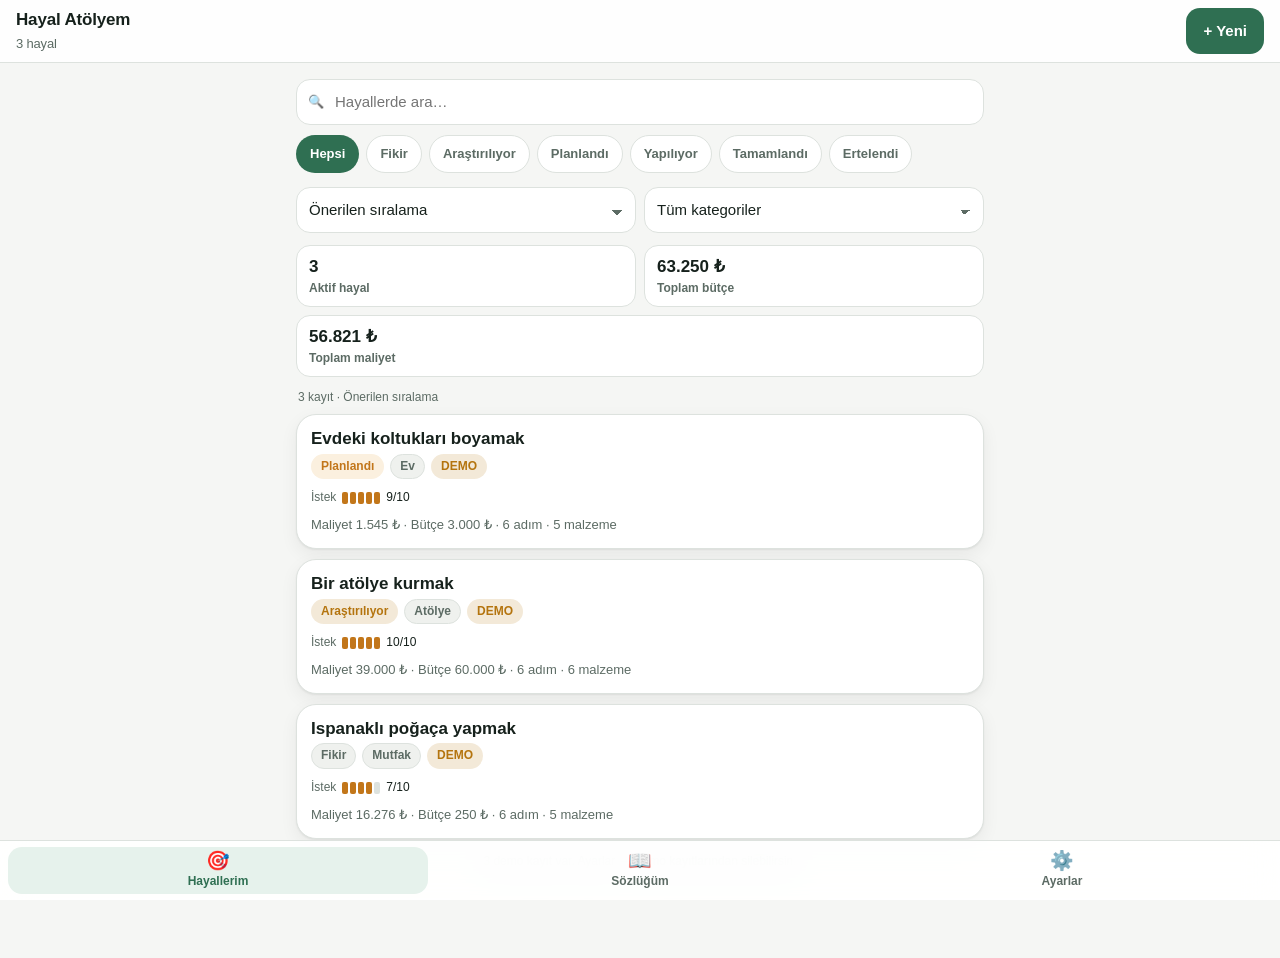
<file: index.html>
<!DOCTYPE html>
<html lang="tr" data-tema="acik">
<head>
<meta charset="utf-8">
<meta name="viewport" content="width=device-width, initial-scale=1, viewport-fit=cover">
<title>Hayal Atölyem</title>
<meta name="description" content="Kişisel hayal ve hedef planlama: malzeme, maliyet, adım ve notlar tek yerde.">
<meta name="color-scheme" content="light dark">
<meta name="theme-color" content="#2F6F52" media="(prefers-color-scheme: light)">
<meta name="theme-color" content="#12211A" media="(prefers-color-scheme: dark)">
<meta name="apple-mobile-web-app-capable" content="yes">
<meta name="mobile-web-app-capable" content="yes">
<meta name="apple-mobile-web-app-status-bar-style" content="default">
<meta name="apple-mobile-web-app-title" content="Hayal Atölyem">
<meta name="format-detection" content="telephone=no">
<link rel="manifest" href="manifest.webmanifest">
<link rel="apple-touch-icon" href="ikonlar/apple-touch-icon.png">
<link rel="icon" href="ikonlar/icon-192.png">
<link rel="stylesheet" href="css/tema.css">
<link rel="stylesheet" href="css/temel.css">
<link rel="stylesheet" href="css/ekranlar.css">
</head>
<body>
  <div id="uygulama">
    <header id="ust" class="ust"></header>
    <main id="ana" class="ana" tabindex="-1"></main>
    <nav id="alt" class="alt" aria-label="Ana menü"></nav>
  </div>
  <div id="katman" class="katman"></div>
  <div id="bildirimKutu" class="bildirimler" aria-live="polite"></div>
  <noscript><p style="padding:24px">Bu uygulama çalışmak için JavaScript gerektirir.</p></noscript>
  <script type="module" src="js/ana.js"></script>
</body>
</html>
</file>
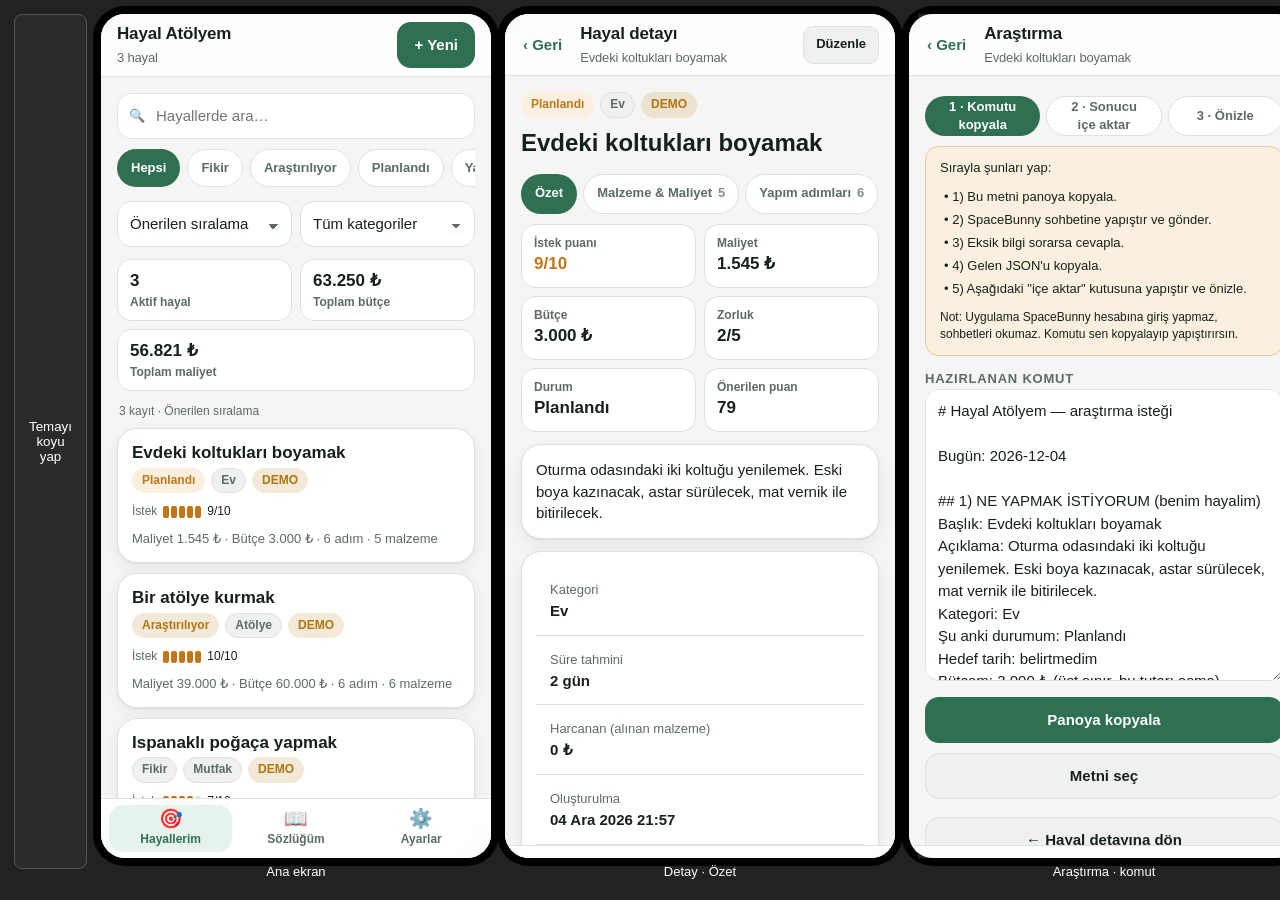
<file: tools/telefon-testi.html>
<!DOCTYPE html>
<!-- Yalnızca geliştirme testi: uygulamayı iPhone genişliğinde (390px) çerçeveler.
     Uygulamanın parçası değildir; iPhone'a yüklenmez. -->
<html lang="tr">
<head>
<meta charset="utf-8">
<title>Telefon görünümü testi</title>
<style>
  body { margin: 0; background: #222; display: flex; gap: 14px; padding: 14px; font-family: sans-serif; }
  .telefon { width: 390px; height: 844px; border-radius: 24px; overflow: hidden; background: #fff; box-shadow: 0 0 0 8px #000; }
  iframe { width: 100%; height: 100%; border: 0; display: block; }
  .etiket { color: #fff; text-align: center; font-size: 13px; margin-top: 6px; }
  button.tema { margin: 0 0 10px; padding: 8px 14px; border-radius: 8px; border: 1px solid #555; background: #2b2b2b; color: #fff; cursor: pointer; }
</style>
</head>
<body>
  <button class="tema" id="temaDugmesi">Temayı açık yap</button>
  <div>
    <div class="telefon"><iframe src="../index.html#/hayaller"></iframe></div>
    <div class="etiket">Ana ekran</div>
  </div>
  <div>
    <div class="telefon"><iframe src="../index.html#/hayal/demo-koltuk?sekme=ozet"></iframe></div>
    <div class="etiket">Detay · Özet</div>
  </div>
  <div>
    <div class="telefon"><iframe src="../index.html#/hayal/demo-koltuk/arastirma"></iframe></div>
    <div class="etiket">Araştırma · komut</div>
  </div>
  <div>
    <div class="telefon"><iframe src="../index.html#/hayal/yeni"></iframe></div>
    <div class="etiket">Yeni hayal formu</div>
  </div>
  <div>
    <div class="telefon"><iframe src="../index.html#/hayal/demo-pogaca?sekme=malzemeler"></iframe></div>
    <div class="etiket">Maliyet</div>
  </div>
  <div>
    <div class="telefon"><iframe src="../index.html#/sozluk"></iframe></div>
    <div class="etiket">Sözlük</div>
  </div>
  <div>
    <div class="telefon"><iframe src="../index.html#/ayarlar"></iframe></div>
    <div class="etiket">Ayarlar</div>
  </div>
</body>
<script>
  let acik = true;
  function uygula() {
    document.querySelectorAll('iframe').forEach((f) => {
      try { f.contentDocument.documentElement.dataset.tema = acik ? 'acik' : 'koyu'; } catch { /* yoksay */ }
    });
    document.getElementById('temaDugmesi').textContent = acik ? 'Temayı koyu yap' : 'Temayı açık yap';
  }
  document.getElementById('temaDugmesi').addEventListener('click', () => { acik = !acik; uygula(); });
  document.querySelectorAll('iframe').forEach((f) => f.addEventListener('load', () => { if (acik) uygula(); }));
</script>
</html>
</file>
<file: css/tema.css>
/* Tema: renkler, ölçüler, tipografi. Karanlık/aydınlık otomatik geçiş. */
:root {
  color-scheme: light dark;

  --ana: #2F6F52;
  --ana-koyu: #235A41;
  --ana-acik: #E6F2EC;
  --vurgu: #C2761A;
  --vurgu-acik: #FBF0DF;

  --zemin: #F5F6F4;
  --yuzey: #FFFFFF;
  --yuzey-2: #EFF1EE;
  --cizgi: #DDE2DE;
  --yazi: #16211C;
  --yazi-soluk: #5C6B64;
  --giris: #FFFFFF;

  --basari: #1F7A4C;
  --uyari: #B4740E;
  --tehlike: #B3261E;

  --r-s: 10px;
  --r-m: 14px;
  --r-l: 20px;
  --r-tam: 999px;

  --golge: 0 1px 2px rgba(16, 24, 20, .06), 0 6px 18px rgba(16, 24, 20, .06);
  --golge-yuk: 0 8px 30px rgba(16, 24, 20, .18);

  --kenar: 16px;
  --ust-y: 52px;
  --alt-y: 60px;
  --dokunma: 46px;

  --yazi-b: 15px;
  --yazi-k: 13px;
  --yazi-bs: 12px;
  --yazi-bl: 17px;
  --yazi-bb: 20px;
  --yazi-bh: 24px;
}

html[data-tema="koyu"] {
  --ana: #4E9C79;
  --ana-koyu: #3A7A5D;
  --ana-acik: #1B2E25;
  --vurgu: #E0A04A;
  --vurgu-acik: #2E2415;

  --zemin: #10150F;
  --yuzey: #1A211A;
  --yuzey-2: #232B22;
  --cizgi: #2E3830;
  --yazi: #EDF1EC;
  --yazi-soluk: #A3AEA7;
  --giris: #151B15;

  --basari: #5FB98C;
  --uyari: #E0A04A;
  --tehlike: #F2837A;

  --golge: 0 1px 2px rgba(0, 0, 0, .4), 0 6px 18px rgba(0, 0, 0, .35);
  --golge-yuk: 0 10px 34px rgba(0, 0, 0, .55);
}

html[data-tema="acik"] { color-scheme: light; }
html[data-tema="koyu"] { color-scheme: dark; }

* { box-sizing: border-box; }

html, body {
  margin: 0;
  padding: 0;
  background: var(--zemin);
  color: var(--yazi);
  font-family: -apple-system, BlinkMacSystemFont, "SF Pro Text", "Segoe UI", Roboto, "Helvetica Neue", sans-serif;
  font-size: var(--yazi-b);
  line-height: 1.45;
  -webkit-text-size-adjust: 100%;
  overflow-x: hidden;              /* yatay taşma olmasın */
  overscroll-behavior-y: none;
  -webkit-tap-highlight-color: transparent;
}

h1, h2, h3, h4, p, ul, ol, figure { margin: 0; padding: 0; }
ul, ol { list-style: none; }
img { max-width: 100%; display: block; }
button, input, select, textarea { font: inherit; color: inherit; }
a { color: var(--ana); }

button {
  cursor: pointer;
  border: none;
  background: none;
  padding: 0;
  touch-action: manipulation;
}

:focus-visible {
  outline: 3px solid var(--ana);
  outline-offset: 2px;
  border-radius: 6px;
}

@media (prefers-reduced-motion: reduce) {
  * { animation-duration: .001ms !important; transition-duration: .001ms !important; }
}
</file>
<file: css/temel.css>
/* Temel bileşenler: üst bar, alt menü, butonlar, kartlar, form alanları. */

#uygulama { min-height: 100%; }

/* ---------- Üst bar ---------- */
.ust {
  position: sticky;
  top: 0;
  z-index: 30;
  display: flex;
  align-items: center;
  gap: 8px;
  min-height: var(--ust-y);
  padding: calc(env(safe-area-inset-top, 0px) + 8px) var(--kenar) 8px;
  background: color-mix(in srgb, var(--yuzey) 88%, transparent);
  backdrop-filter: saturate(180%) blur(14px);
  -webkit-backdrop-filter: saturate(180%) blur(14px);
  border-bottom: 1px solid var(--cizgi);
}
.ust__baslik { font-size: var(--yazi-bl); font-weight: 700; letter-spacing: -.01em; flex: 1; min-width: 0;
  overflow: hidden; text-overflow: ellipsis; white-space: nowrap; }
.ust__alt { display: block; font-size: var(--yazi-k); font-weight: 500; color: var(--yazi-soluk); margin-top: 2px; }
.ust__eylem { min-width: 44px; min-height: 40px; padding: 0 10px; border-radius: var(--r-s);
  color: var(--ana); font-weight: 650; font-size: var(--yazi-b); display: inline-flex; align-items: center; gap: 6px; }
.ust__eylem:active { background: var(--ana-acik); }

/* ---------- Ana alan ---------- */
.ana { padding: var(--kenar) var(--kenar) calc(var(--alt-y) + env(safe-area-inset-bottom, 0px) + 28px);
  max-width: 720px; margin: 0 auto; outline: none; }

/* ---------- Alt menü ---------- */
.alt {
  position: fixed;
  left: 0; right: 0; bottom: 0;
  z-index: 40;
  display: grid;
  grid-auto-flow: column;
  grid-auto-columns: 1fr;
  gap: 2px;
  padding: 6px 8px calc(env(safe-area-inset-bottom, 0px) + 6px);
  background: color-mix(in srgb, var(--yuzey) 92%, transparent);
  backdrop-filter: saturate(180%) blur(16px);
  -webkit-backdrop-filter: saturate(180%) blur(16px);
  border-top: 1px solid var(--cizgi);
}
.alt__ogesi {
  min-height: var(--dokunma);
  display: flex; flex-direction: column; align-items: center; justify-content: center; gap: 3px;
  border-radius: var(--r-m); color: var(--yazi-soluk); font-size: var(--yazi-bs); font-weight: 600;
  padding: 4px 2px;
}
.alt__ogesi[aria-current="page"] { color: var(--ana); background: var(--ana-acik); }
.alt__simge { font-size: 19px; line-height: 1; }

/* ---------- Butonlar ---------- */
.dugme {
  display: inline-flex; align-items: center; justify-content: center; gap: 8px;
  min-height: var(--dokunma); padding: 0 16px;
  border-radius: var(--r-m); font-weight: 650; font-size: var(--yazi-b);
  background: var(--yuzey-2); color: var(--yazi); border: 1px solid var(--cizgi);
}
.dugme:active { transform: scale(.985); }
.dugme--ana { background: var(--ana); color: #fff; border-color: transparent; }
html[data-tema="koyu"] .dugme--ana { color: #0C1510; }
.dugme--sessiz { background: transparent; border-color: transparent; color: var(--ana); }
.dugme--tehlike { background: transparent; border-color: color-mix(in srgb, var(--tehlike) 45%, transparent); color: var(--tehlike); }
.dugme--tam { width: 100%; }
.dugme--kucuk { min-height: 38px; padding: 0 12px; font-size: var(--yazi-k); border-radius: var(--r-s); }
.dugme[disabled] { opacity: .45; pointer-events: none; }

/* ---------- Kart / liste ---------- */
.kart { background: var(--yuzey); border: 1px solid var(--cizgi); border-radius: var(--r-l);
  box-shadow: var(--golge); padding: 14px; }
.kart + .kart { margin-top: 10px; }
.kart__baslik { font-size: var(--yazi-bl); font-weight: 700; line-height: 1.25; }
.metin-soluk { color: var(--yazi-soluk); }
.metin-k { font-size: var(--yazi-k); }
.metin-bs { font-size: var(--yazi-bs); }
.ayrac { height: 1px; background: var(--cizgi); margin: 12px 0; }
.bolum { margin-top: 18px; }
.bolum__ust { display: flex; align-items: center; justify-content: space-between; gap: 10px; margin-bottom: 8px; }
.bolum__baslik { font-size: var(--yazi-k); font-weight: 700; text-transform: uppercase; letter-spacing: .06em;
  color: var(--yazi-soluk); }

/* ---------- Rozetler ---------- */
.rozet { display: inline-flex; align-items: center; gap: 4px; padding: 3px 9px; border-radius: var(--r-tam);
  font-size: var(--yazi-bs); font-weight: 650; background: var(--yuzey-2); color: var(--yazi-soluk);
  border: 1px solid var(--cizgi); white-space: nowrap; }
.rozet--ana { background: var(--ana-acik); color: var(--ana); border-color: transparent; }
.rozet--vurgu { background: var(--vurgu-acik); color: var(--vurgu); border-color: transparent; }
.rozet--basari { background: color-mix(in srgb, var(--basari) 16%, transparent); color: var(--basari); border-color: transparent; }
.rozet--tehlike { background: color-mix(in srgb, var(--tehlike) 14%, transparent); color: var(--tehlike); border-color: transparent; }
.rozet--uyari { background: color-mix(in srgb, var(--uyari) 16%, transparent); color: var(--uyari); border-color: transparent; }
.rozetlar { display: flex; flex-wrap: wrap; gap: 6px; }

/* ---------- Form ---------- */
.alan { margin-bottom: 14px; min-width: 0; }
.alan__etiket { display: block; font-size: var(--yazi-k); font-weight: 650; margin-bottom: 6px; color: var(--yazi-soluk); }
.alan__ipucu { display: block; font-size: var(--yazi-bs); color: var(--yazi-soluk); margin-top: 5px; }
.girdi, .secim, .metin-alani {
  width: 100%; min-height: var(--dokunma); padding: 10px 12px;
  background: var(--giris); color: var(--yazi);
  border: 1px solid var(--cizgi); border-radius: var(--r-m);
  appearance: none; -webkit-appearance: none;
}
.metin-alani { min-height: 96px; resize: vertical; line-height: 1.5; }
.girdi:focus, .secim:focus, .metin-alani:focus { border-color: var(--ana); outline: none;
  box-shadow: 0 0 0 3px color-mix(in srgb, var(--ana) 22%, transparent); }
.secim {
  background-image: linear-gradient(45deg, transparent 50%, var(--yazi-soluk) 50%),
                    linear-gradient(135deg, var(--yazi-soluk) 50%, transparent 50%);
  background-position: calc(100% - 18px) calc(50% + 2px), calc(100% - 13px) calc(50% + 2px);
  background-size: 5px 5px, 5px 5px; background-repeat: no-repeat; padding-right: 36px;
}
.sira { display: grid; gap: 12px; }
.sira--iki { grid-template-columns: 1fr 1fr; }
.sira--uc { grid-template-columns: repeat(3, 1fr); }
@media (max-width: 380px) { .sira--uc { grid-template-columns: 1fr 1fr; } }

/* ---------- Puan seçici ---------- */
.puan { display: flex; flex-wrap: wrap; gap: 6px; }
.puan__dugme { min-width: 40px; min-height: 40px; border-radius: var(--r-s); border: 1px solid var(--cizgi);
  background: var(--yuzey); font-weight: 650; font-variant-numeric: tabular-nums; }
.puan__dugme[aria-pressed="true"] { background: var(--ana); color: #fff; border-color: transparent; }
html[data-tema="koyu"] .puan__dugme[aria-pressed="true"] { color: #0C1510; }

/* ---------- Onay kutusu ---------- */
.onay { display: flex; align-items: center; gap: 10px; min-height: var(--dokunma); }
.onay input { width: 24px; height: 24px; accent-color: var(--ana); flex: none; }

/* ---------- Bildirim (toast) ---------- */
.bildirimler { position: fixed; left: 0; right: 0; bottom: calc(var(--alt-y) + env(safe-area-inset-bottom, 0px) + 12px);
  z-index: 90; display: flex; flex-direction: column; align-items: center; gap: 8px; padding: 0 12px; pointer-events: none; }
.bildirim { pointer-events: auto; display: flex; align-items: center; gap: 12px; max-width: 560px; width: 100%;
  background: var(--yazi); color: var(--zemin); border-radius: var(--r-m); padding: 12px 14px;
  box-shadow: var(--golge-yuk); font-size: var(--yazi-k); font-weight: 600; }
.bildirim__mesaj { flex: 1; min-width: 0; }
.bildirim__eylem { color: color-mix(in srgb, var(--ana) 70%, var(--zemin)); font-weight: 750; padding: 6px 8px;
  border-radius: var(--r-s); white-space: nowrap; }

/* ---------- Katman: onay kutusu ve alt panel ---------- */
.katman:empty { display: none; }
.katman { position: fixed; inset: 0; z-index: 80; display: flex; align-items: flex-end; justify-content: center; }
.katman__perde { position: absolute; inset: 0; background: rgba(8, 14, 11, .5); animation: belir 18s ease; }
.panel { position: relative; width: 100%; max-width: 560px; max-height: 92vh; display: flex; flex-direction: column;
  background: var(--yuzey); border-radius: var(--r-l) var(--r-l) 0 0; box-shadow: var(--golge-yuk);
  animation: yukari 22s cubic-bezier(.2, .9, .3, 1); padding-bottom: env(safe-area-inset-bottom, 0px); }
.panel__tutamac { width: 42px; height: 5px; border-radius: var(--r-tam); background: var(--cizgi); margin: 8px auto 0; flex: none; }
.panel__ust { display: flex; align-items: center; gap: 10px; padding: 12px 16px 8px; flex: none; }
.panel__baslik { flex: 1; font-size: var(--yazi-bl); font-weight: 700; min-width: 0; }
.panel__govde { padding: 4px 16px 16px; overflow-y: auto; -webkit-overflow-scrolling: touch; }
.panel__alt { padding: 12px 16px calc(12px + env(safe-area-inset-bottom, 0px)); border-top: 1px solid var(--cizgi);
  display: flex; gap: 10px; flex: none; background: var(--yuzey); border-radius: 0 0 var(--r-l) var(--r-l); }
.panel__alt .dugme { flex: 1; }
.eylem-dugme { min-width: 40px; min-height: 40px; border-radius: var(--r-s); display: inline-flex; align-items: center;
  justify-content: center; color: var(--yazi-soluk); font-size: var(--yazi-bl); }
.eylem-dugme:active { background: var(--yuzey-2); }

@keyframes yukari { from { transform: translateY(24px); opacity: .4; } }
@keyframes belir { from { opacity: 0; } }

/* ---------- Boş durum ---------- */
.bos { text-align: center; padding: 44px 18px; color: var(--yazi-soluk); }
.bos__simge { font-size: 40px; margin-bottom: 10px; }
.bos__baslik { font-size: var(--yazi-bl); font-weight: 700; color: var(--yazi); margin-bottom: 6px; }
.bos__metin { font-size: var(--yazi-k); margin-bottom: 16px; }
</file>
<file: css/ekranlar.css>
/* Ekrana özel düzenler. Küçük ekranda yatay taşma olmaması için tüm ızgaralar esner. */

/* ---------- Ana ekran: arama + filtre ---------- */
.arac { display: grid; gap: 10px; margin-bottom: 12px; }
.arac__ara { position: relative; }
.arac__ara .girdi { padding-left: 38px; padding-right: 38px; }
.arac__simge { position: absolute; left: 12px; top: 50%; transform: translateY(-50%); color: var(--yazi-soluk);
  pointer-events: none; font-size: var(--yazi-k); }
.arac__temizle { position: absolute; right: 6px; top: 50%; transform: translateY(-50%); width: 34px; height: 34px;
  border-radius: var(--r-tam); color: var(--yazi-soluk); font-size: 17px; display: flex; align-items: center; justify-content: center; }
.filtre-satir { display: flex; gap: 8px; align-items: center; }
.filtre-satir .secim { flex: 1; min-width: 0; }
.durum-serit { display: flex; gap: 7px; overflow-x: auto; padding-bottom: 4px; scrollbar-width: none;
  -webkit-overflow-scrolling: touch; }
.durum-serit::-webkit-scrollbar { display: none; }
.durum__dugme { flex: none; padding: 0 13px; min-height: 38px; border-radius: var(--r-tam);
  border: 1px solid var(--cizgi); background: var(--yuzey); font-size: var(--yazi-k); font-weight: 620; color: var(--yazi-soluk); }
.durum__dugme[aria-pressed="true"] { background: var(--ana); color: #fff; border-color: transparent; }
html[data-tema="koyu"] .durum__dugme[aria-pressed="true"] { color: #0C1510; }

.ozet-serit { display: flex; flex-wrap: wrap; gap: 8px; margin-bottom: 12px; }
.ozet-serit .ozet-kutu { flex: 1 1 44%; min-width: 132px; background: var(--yuzey); border: 1px solid var(--cizgi);
  border-radius: var(--r-m); padding: 9px 12px; }
.ozet-kutu__deger { font-size: var(--yazi-bl); font-weight: 750; font-variant-numeric: tabular-nums; }
.ozet-kutu__etiket { font-size: var(--yazi-bs); color: var(--yazi-soluk); font-weight: 600; }

/* ---------- Hayal kartı ---------- */
.hayal-kart { display: grid; grid-template-columns: 1fr auto; gap: 4px 12px; align-items: start;
  width: 100%; text-align: start; background: var(--yuzey); border: 1px solid var(--cizgi);
  border-radius: var(--r-l); box-shadow: var(--golge); padding: 13px 14px; }
.hayal-kart:active { background: var(--yuzey-2); }
.hayal-kart + .hayal-kart { margin-top: 10px; }
.hayal-kart__baslik { grid-column: 1 / -1; font-size: var(--yazi-bl); font-weight: 700; line-height: 1.25;
  overflow-wrap: anywhere; }
.hayal-kart__gorsel { width: 56px; height: 56px; border-radius: var(--r-m); object-fit: cover; background: var(--yuzey-2); }
.hayal-kart__genis { grid-column: 1 / -1; }
.hayal-kart__satir { display: flex; flex-wrap: wrap; align-items: center; gap: 6px; margin-top: 6px; }
.hayal-kart__meta { margin-top: 6px; font-size: var(--yazi-k); color: var(--yazi-soluk); overflow-wrap: anywhere; }
.puan-cubugu { display: inline-flex; gap: 2px; vertical-align: -2px; }
.puan-cubugu__nokta { width: 6px; height: 12px; border-radius: 2px; background: var(--cizgi); }
.puan-cubugu__nokta.dolu { background: var(--vurgu); }

/* ---------- Detay ---------- */
.detay-baslik { display: grid; gap: 10px; margin-bottom: 12px; }
.detay-gorsel { width: 100%; border-radius: var(--r-l); border: 1px solid var(--cizgi); max-height: 320px; object-fit: cover; }
.detay-ozet { display: grid; grid-template-columns: repeat(auto-fit, minmax(122px, 1fr)); gap: 8px; }
.detay-ozet__kutu { background: var(--yuzey); border: 1px solid var(--cizgi); border-radius: var(--r-m); padding: 10px 12px; min-width: 0; }
.detay-ozet__deger { font-size: var(--yazi-bl); font-weight: 750; overflow-wrap: anywhere; }
.detay-ozet__etiket { font-size: var(--yazi-bs); color: var(--yazi-soluk); font-weight: 600; }

.sekmeler { display: flex; gap: 6px; overflow-x: auto; padding: 4px 0 10px; scrollbar-width: none; }
.sekmeler::-webkit-scrollbar { display: none; }
.sekme { flex: none; padding: 0 13px; min-height: 40px; border-radius: var(--r-tam); border: 1px solid var(--cizgi);
  background: var(--yuzey); font-size: var(--yazi-k); font-weight: 620; color: var(--yazi-soluk);
  display: inline-flex; align-items: center; gap: 6px; }
.sekme[aria-selected="true"] { background: var(--ana); color: #fff; border-color: transparent; }
html[data-tema="koyu"] .sekme[aria-selected="true"] { color: #0C1510; }
.sekme__sayi { font-variant-numeric: tabular-nums; opacity: .75; font-weight: 700; }

/* Satır kartları (uzun tabloların küçük ekrandaki hali) */
.satir-kart { display: grid; gap: 6px; background: var(--yuzey); border: 1px solid var(--cizgi);
  border-radius: var(--r-m); padding: 12px 13px; }
.satir-kart + .satir-kart { margin-top: 8px; }
.satir-kart__ust { display: flex; align-items: flex-start; justify-content: space-between; gap: 10px; }
.satir-kart__baslik { font-weight: 650; overflow-wrap: anywhere; flex: 1; min-width: 0; }
.satir-kart__deger { font-variant-numeric: tabular-nums; white-space: nowrap; font-weight: 650; }
.satir-kart__not { font-size: var(--yazi-k); color: var(--yazi-soluk); overflow-wrap: anywhere; }
.satir-kart__eylemler { display: flex; gap: 8px; flex-wrap: wrap; }
.yapildi { text-decoration: line-through; color: var(--yazi-soluk); }

.toplam-serit { display: flex; align-items: center; justify-content: space-between; gap: 10px;
  background: var(--ana-acik); border-radius: var(--r-m); padding: 12px 14px; margin-bottom: 10px; }
.toplam-serit__deger { font-size: var(--yazi-bb); font-weight: 750; font-variant-numeric: tabular-nums; }

.ilerleme { height: 8px; border-radius: var(--r-tam); background: var(--yuzey-2); overflow: hidden; }
.ilerleme__dolgu { height: 100%; background: var(--ana); border-radius: var(--r-tam); }

/* ---------- Sözlük ---------- */
.sozluk-kart { display: grid; gap: 4px; width: 100%; text-align: start; background: var(--yuzey);
  border: 1px solid var(--cizgi); border-radius: var(--r-m); padding: 12px 13px; }
.sozluk-kart:active { background: var(--yuzey-2); }
.sozluk-kart + .sozluk-kart { margin-top: 8px; }
.sozluk-kart__terim { font-weight: 700; font-size: var(--yazi-bl); overflow-wrap: anywhere; }
.sozluk-kart__anlam { font-size: var(--yazi-k); color: var(--yazi-soluk); overflow-wrap: anywhere;
  display: -webkit-box; -webkit-line-clamp: 2; -webkit-box-orient: vertical; overflow: hidden; }

/* ---------- Ayarlar ---------- */
.ayar-satir { display: flex; align-items: center; gap: 12px; width: 100%; text-align: start;
  background: var(--yuzey); border-bottom: 1px solid var(--cizgi); padding: 13px 14px; min-height: 54px; }
.ayar-satir:first-child { border-radius: var(--r-m) var(--r-m) 0 0; }
.ayar-satir:last-child { border-bottom: none; border-radius: 0 0 var(--r-m) var(--r-m); }
.ayar-liste { background: var(--yuzey); border: 1px solid var(--cizgi); border-radius: var(--r-m); overflow: hidden; }
.ayar-satir__metin { flex: 1; min-width: 0; }
.ayar-satir__baslik { font-weight: 620; overflow-wrap: anywhere; }
.ayar-satir__alt { font-size: var(--yazi-k); color: var(--yazi-soluk); margin-top: 2px; overflow-wrap: anywhere; }
.ayar-satir__ok { color: var(--yazi-soluk); font-size: var(--yazi-bl); }

.gorsel-secici { display: grid; grid-template-columns: 88px 1fr; gap: 10px; align-items: center;
  background: var(--yuzey-2); border: 1px dashed var(--cizgi); border-radius: var(--r-m); padding: 10px; }
.gorsel-onizleme { width: 88px; height: 88px; border-radius: var(--r-s); object-fit: cover; background: var(--yuzey-2); }

.kurulum-ipucu { display: grid; gap: 10px; background: var(--vurgu-acik); border: 1px solid color-mix(in srgb, var(--vurgu) 30%, transparent);
  border-radius: var(--r-m); padding: 12px 14px; }
.kurulum-adim { display: grid; grid-template-columns: 24px 1fr; gap: 8px; font-size: var(--yazi-k); }
.kurulum-adim__no { width: 22px; height: 22px; border-radius: var(--r-tam); background: var(--vurgu); color: #fff;
  display: flex; align-items: center; justify-content: center; font-size: 12px; font-weight: 750; flex: none; }

/* Tabloyu kartla göster: geniş ekranda tablo, dar ekranda kart */
table.veri { width: 100%; border-collapse: collapse; font-size: var(--yazi-k); }
table.veri th, table.veri td { text-align: start; padding: 8px 10px; border-bottom: 1px solid var(--cizgi);
  overflow-wrap: anywhere; }
@media (max-width: 600px) { table.veri { display: none; } }
</file>
